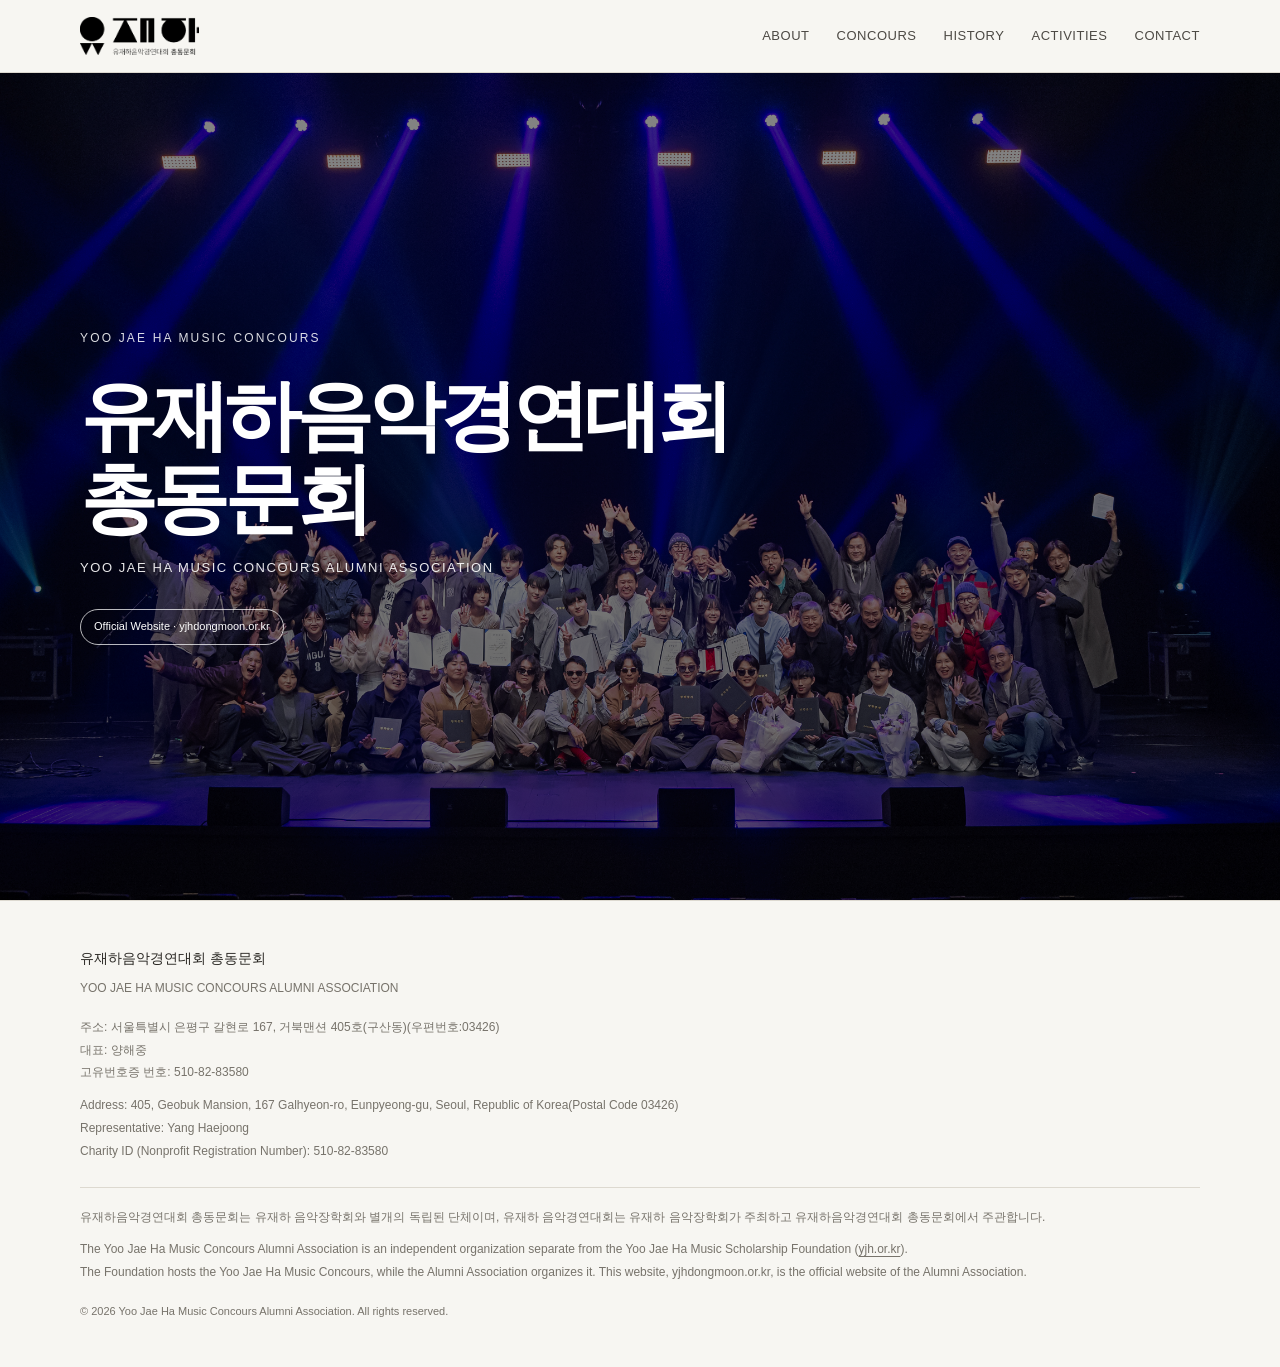
<file: index.html>
<!doctype html><html lang="ko"><head><meta charset="utf-8"><meta name="viewport" content="width=device-width,initial-scale=1"><title>유재하음악경연대회 총동문회 | 유재하음악경연대회 총동문회</title><meta name="description" content="유재하음악경연대회 총동문회 공식 웹사이트"><link rel="stylesheet" href="style.css"></head><body><header class="site-header"><div class="container nav">
<a class="logo" href="index.html"><img src="images/logo.png" alt="유재하음악경연대회 총동문회"></a>
<nav class="nav-links"><a href="about.html">ABOUT</a><a href="concours.html">CONCOURS</a><a href="history.html">HISTORY</a><a href="activities.html">ACTIVITIES</a><a href="contact.html">CONTACT</a></nav>
</div></header><main>
<section class="hero"><div class="container hero-inner"><div class="hero-kicker">YOO JAE HA MUSIC CONCOURS</div><h1>유재하음악경연대회<br>총동문회</h1><div class="english">YOO JAE HA MUSIC CONCOURS ALUMNI ASSOCIATION</div><span class="official">Official Website · yjhdongmoon.or.kr</span></div></section>
</main><footer class="footer">
  <div class="container">
    <div class="footer-name">유재하음악경연대회 총동문회</div>
    <div>YOO JAE HA MUSIC CONCOURS ALUMNI ASSOCIATION</div>

    <div class="footer-details">
      <div>주소: 서울특별시 은평구 갈현로 167, 거북맨션 405호(구산동)(우편번호:03426)</div>
      <div>대표: 양해중</div>
      <div>고유번호증 번호: 510-82-83580</div>
    </div>

    <div class="footer-details footer-details-en">
      <div>Address: 405, Geobuk Mansion, 167 Galhyeon-ro, Eunpyeong-gu, Seoul, Republic of Korea(Postal Code 03426)</div>
      <div>Representative: Yang Haejoong</div>
      <div>Charity ID (Nonprofit Registration Number): 510-82-83580</div>
    </div>

    <div class="footer-relationship">
      <p>
        유재하음악경연대회 총동문회는 유재하 음악장학회와 별개의 독립된 단체이며,
        유재하 음악경연대회는 유재하 음악장학회가 주최하고 유재하음악경연대회 총동문회에서 주관합니다.
      </p>
      <p>
        The Yoo Jae Ha Music Concours Alumni Association is an independent organization separate from the Yoo Jae Ha Music Scholarship Foundation
        (<a href="https://yjh.or.kr/">yjh.or.kr</a>).
        <br>
        The Foundation hosts the Yoo Jae Ha Music Concours, while the Alumni Association organizes it. This website, yjhdongmoon.or.kr, is the official website of the Alumni Association.
      </p>
    </div>

    <div class="footer-copyright">
      © 2026 Yoo Jae Ha Music Concours Alumni Association. All rights reserved.
    </div>
  </div>
</footer>
</file>
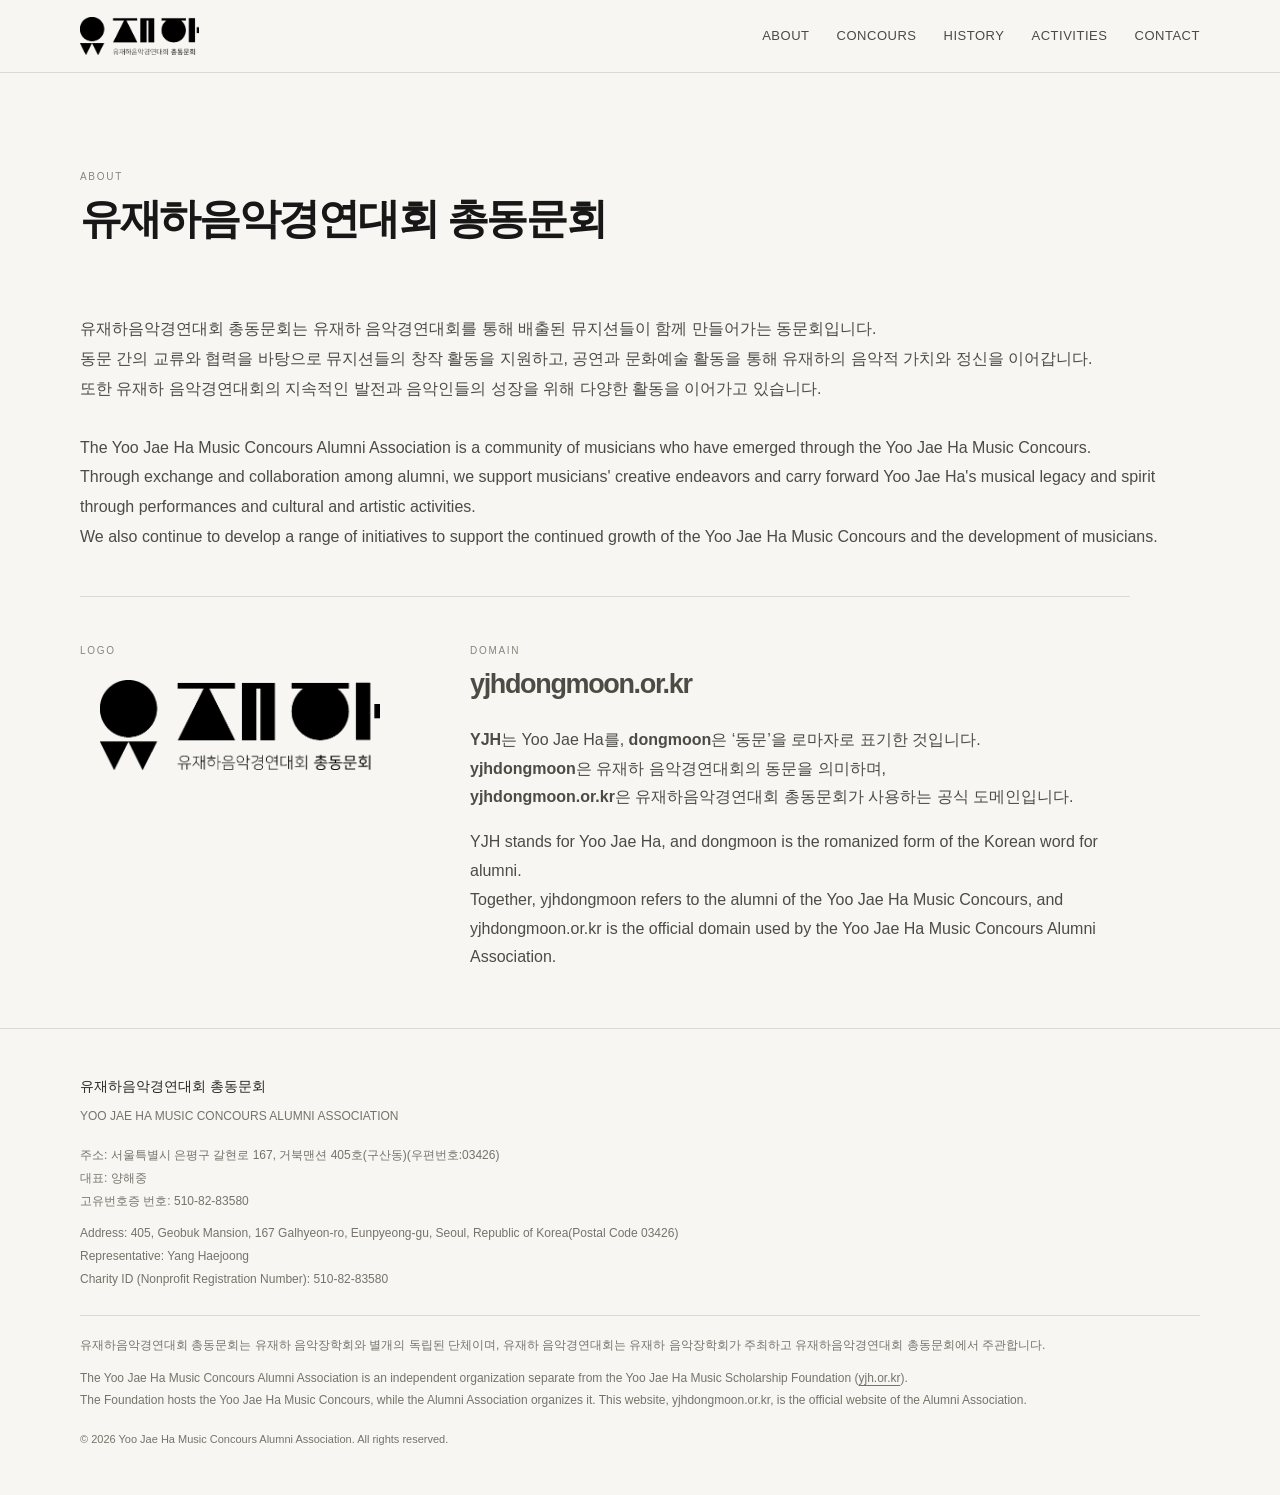
<file: about.html>
<!doctype html><html lang="ko"><head><meta charset="utf-8"><meta name="viewport" content="width=device-width,initial-scale=1"><title>About | 유재하음악경연대회 총동문회</title><meta name="description" content="유재하음악경연대회 총동문회 공식 웹사이트"><link rel="stylesheet" href="style.css"></head><body><header class="site-header"><div class="container nav">
<a class="logo" href="index.html"><img src="images/logo.png" alt="유재하음악경연대회 총동문회"></a>
<nav class="nav-links"><a href="about.html">ABOUT</a><a href="concours.html">CONCOURS</a><a href="history.html">HISTORY</a><a href="activities.html">ACTIVITIES</a><a href="contact.html">CONTACT</a></nav>
</div></header><main>
<section class="page-hero"><div class="container"><div class="eyebrow">ABOUT</div><h1 class="page-title">유재하음악경연대회 총동문회</h1></div></section>
<section><div class="container"><div class="text">
<p>유재하음악경연대회 총동문회는 유재하 음악경연대회를 통해 배출된 뮤지션들이 함께 만들어가는 동문회입니다.</p>
<p>동문 간의 교류와 협력을 바탕으로 뮤지션들의 창작 활동을 지원하고, 공연과 문화예술 활동을 통해 유재하의 음악적 가치와 정신을 이어갑니다.</p>
<p>또한 유재하 음악경연대회의 지속적인 발전과 음악인들의 성장을 위해 다양한 활동을 이어가고 있습니다.</p>
 <p class="english-text">
  <br>The Yoo Jae Ha Music Concours Alumni Association is a community of musicians who have emerged through the Yoo Jae Ha Music Concours.<br>
  Through exchange and collaboration among alumni, we support musicians' creative endeavors and carry forward Yoo Jae Ha's musical legacy and spirit through performances and cultural and artistic activities.<br>
  We also continue to develop a range of initiatives to support the continued growth of the Yoo Jae Ha Music Concours and the development of musicians.
</p>
</div>
  
<div class="identity">
  <div class="identity-logo">
    <div class="section-label">LOGO</div>
    <img src="images/logo.png" alt="유재하 음악경연대회 총동문회 로고">
  </div>
<div class="identity-copy">
  <div class="section-label">DOMAIN
  </div><h2>yjhdongmoon.or.kr</h2>
  
 <p><strong>YJH</strong>는 Yoo Jae Ha를, <strong>dongmoon</strong>은 ‘동문’을 로마자로 표기한 것입니다.
  <br>
  <strong>yjhdongmoon</strong>은 유재하 음악경연대회의 동문을 의미하며,<br><strong>yjhdongmoon.or.kr</strong>은 유재하음악경연대회 총동문회가 사용하는 공식 도메인입니다.</p>
 <p class="english-text">
  YJH stands for Yoo Jae Ha, and dongmoon is the romanized form of the
  Korean word for alumni.<br>
  Together, yjhdongmoon refers to the alumni of the Yoo Jae Ha Music Concours,
  and yjhdongmoon.or.kr is the official domain used by the Yoo Jae Ha Music
  Concours Alumni Association.
  </p>
</div></div></section>
  
</main><footer class="footer">
  <div class="container">
    <div class="footer-name">유재하음악경연대회 총동문회</div>
    <div>YOO JAE HA MUSIC CONCOURS ALUMNI ASSOCIATION</div>

    <div class="footer-details">
      <div>주소: 서울특별시 은평구 갈현로 167, 거북맨션 405호(구산동)(우편번호:03426)</div>
      <div>대표: 양해중</div>
      <div>고유번호증 번호: 510-82-83580</div>
    </div>

    <div class="footer-details footer-details-en">
      <div>Address: 405, Geobuk Mansion, 167 Galhyeon-ro, Eunpyeong-gu, Seoul, Republic of Korea(Postal Code 03426)</div>
      <div>Representative: Yang Haejoong</div>
      <div>Charity ID (Nonprofit Registration Number): 510-82-83580</div>
    </div>

    <div class="footer-relationship">
      <p>
        유재하음악경연대회 총동문회는 유재하 음악장학회와 별개의 독립된 단체이며,
        유재하 음악경연대회는 유재하 음악장학회가 주최하고 유재하음악경연대회 총동문회에서 주관합니다.
      </p>
      <p>
        The Yoo Jae Ha Music Concours Alumni Association is an independent organization separate from the Yoo Jae Ha Music Scholarship Foundation
        (<a href="https://yjh.or.kr/">yjh.or.kr</a>).
        <br>
        The Foundation hosts the Yoo Jae Ha Music Concours, while the Alumni Association organizes it. This website, yjhdongmoon.or.kr, is the official website of the Alumni Association.
      </p>
    </div>

    <div class="footer-copyright">
      © 2026 Yoo Jae Ha Music Concours Alumni Association. All rights reserved.
    </div>
  </div>
</footer>
</file>
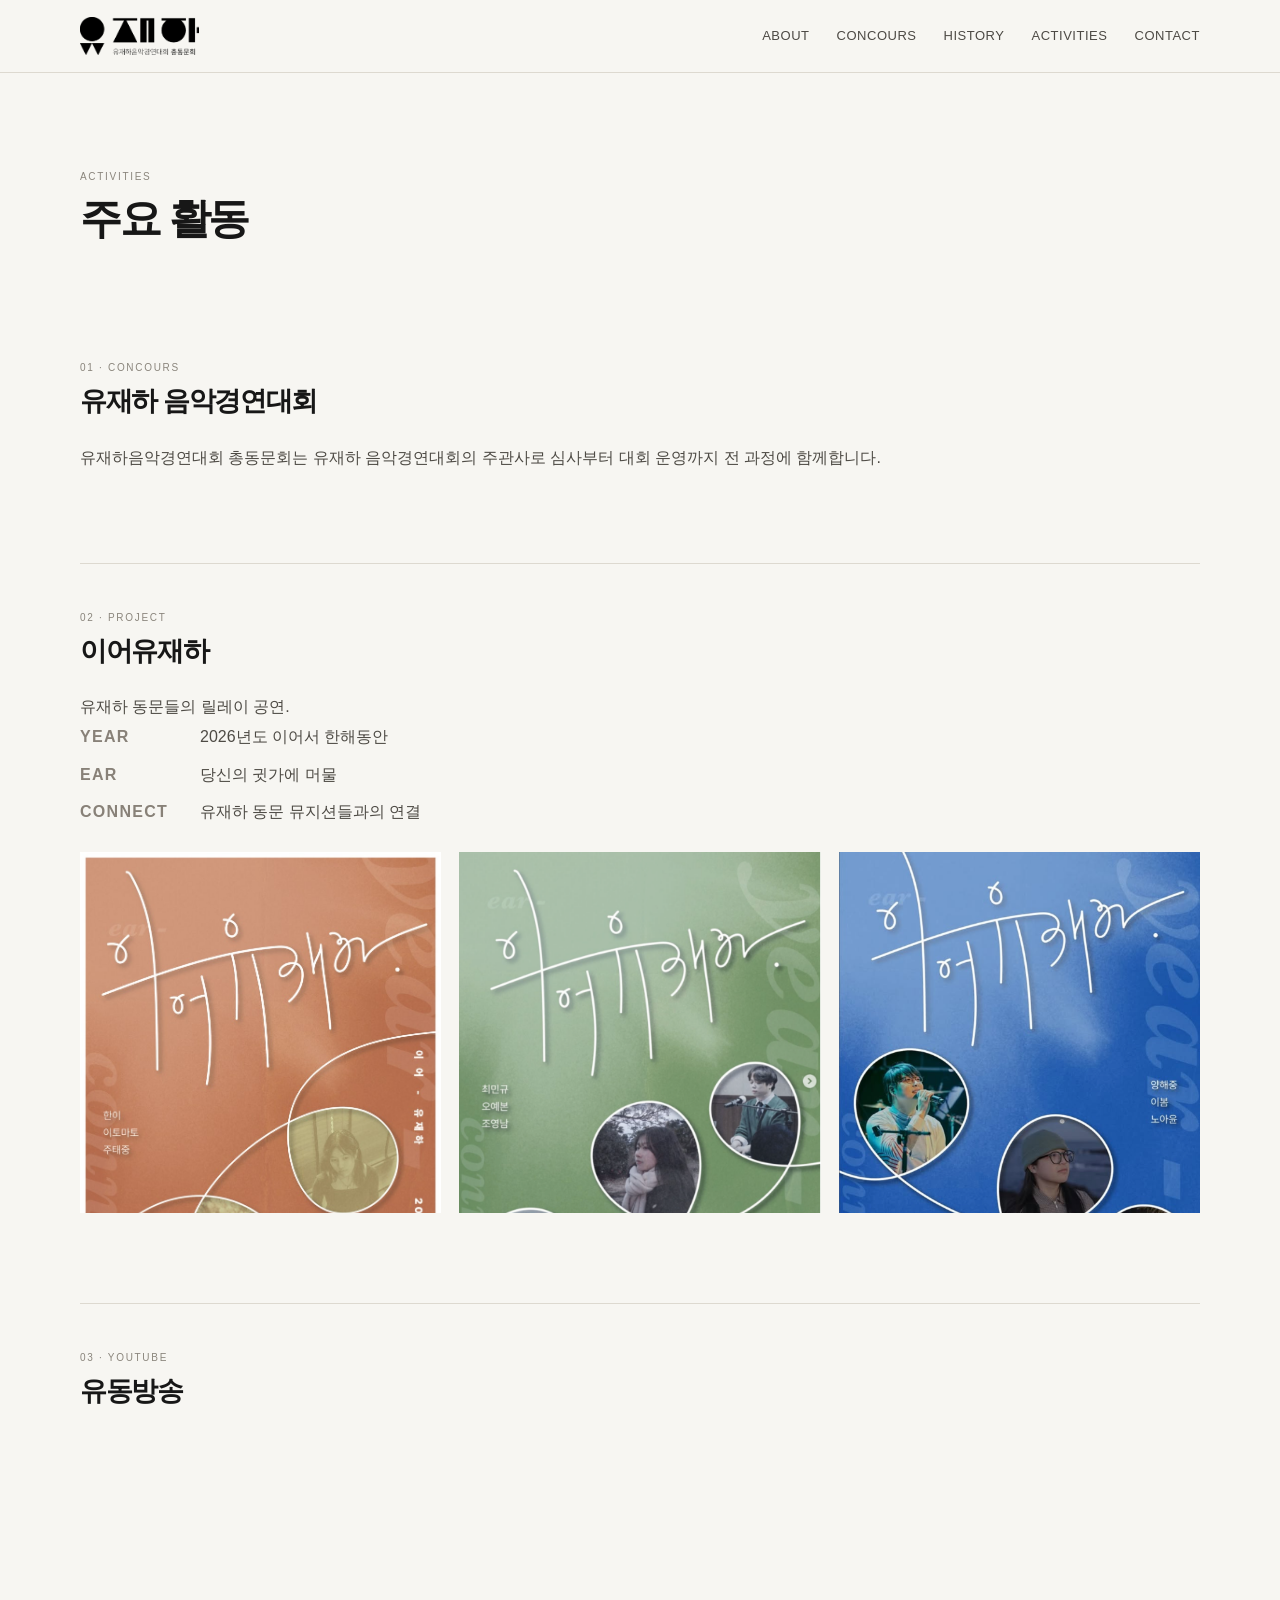
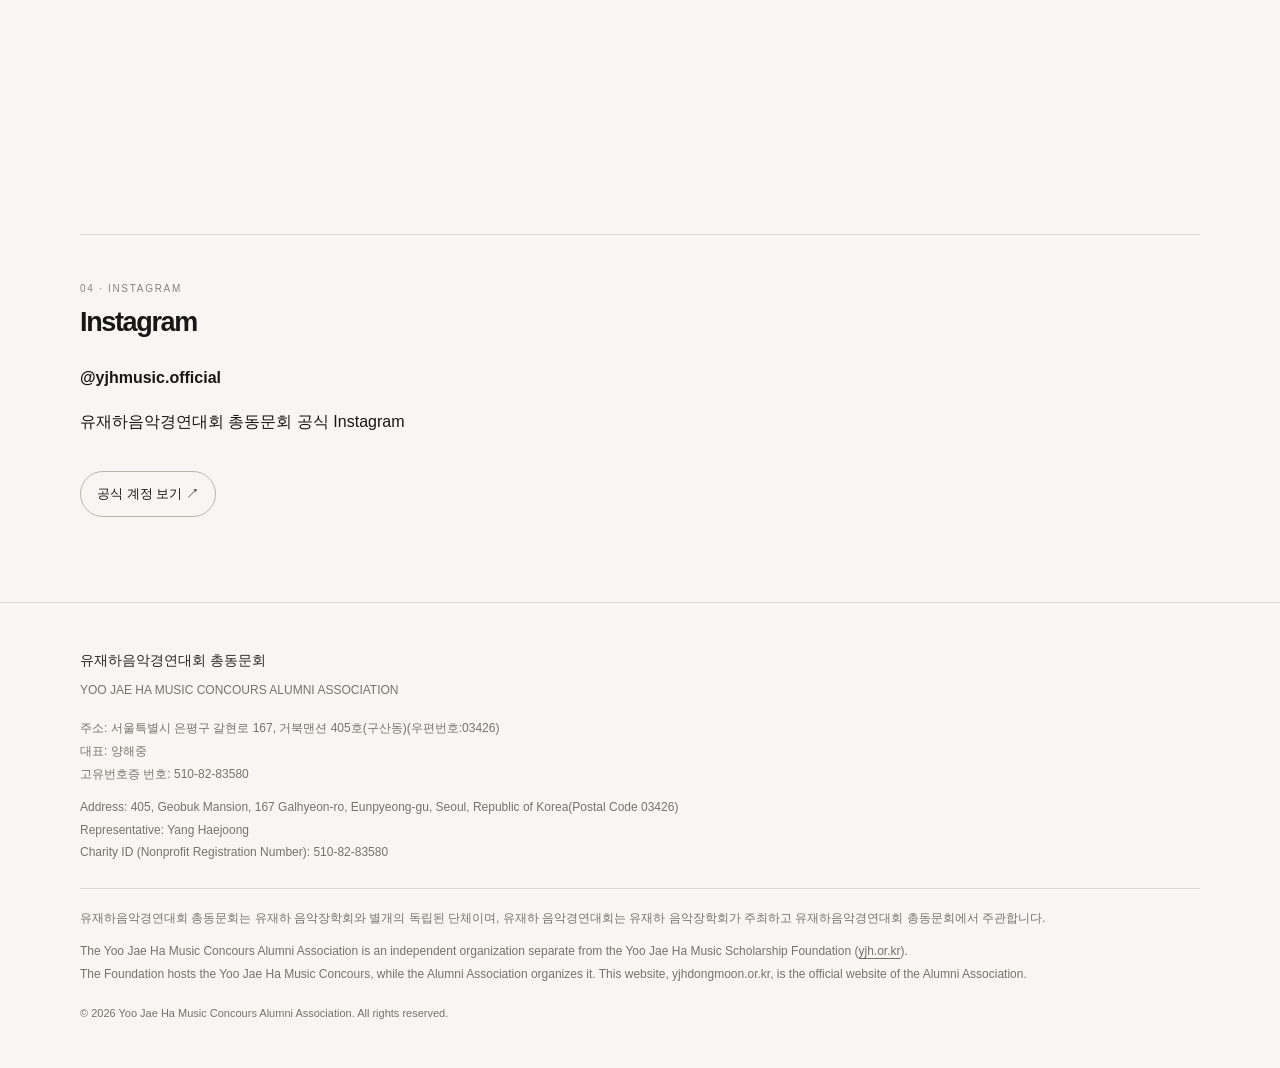
<file: activities.html>
<!doctype html><html lang="ko"><head><meta charset="utf-8"><meta name="viewport" content="width=device-width,initial-scale=1"><title>Activities | 유재하음악경연대회 총동문회</title><meta name="description" content="유재하음악경연대회 총동문회의 주요 활동"><link rel="stylesheet" href="style.css"></head><body><header class="site-header"><div class="container nav">
<a class="logo" href="index.html"><img src="images/logo.png" alt="유재하음악경연대회 총동문회"></a>
<nav class="nav-links"><a href="about.html">ABOUT</a><a href="concours.html">CONCOURS</a><a href="history.html">HISTORY</a><a href="activities.html">ACTIVITIES</a><a href="contact.html">CONTACT</a></nav>
</div></header><main>
<section class="page-hero"><div class="container"><div class="eyebrow">ACTIVITIES</div><h1 class="page-title">주요 활동</h1></div></section>
<section><div class="container">
<div class="activity"><div class="section-label">01 · CONCOURS</div><h2>유재하 음악경연대회</h2><div class="text"><p>유재하음악경연대회 총동문회는 유재하 음악경연대회의 주관사로 심사부터 대회 운영까지 전 과정에 함께합니다.</p></div></div>
<div class="activity"><div class="section-label">02 · PROJECT</div><h2>이어유재하</h2><div class="text"><p>유재하 동문들의 릴레이 공연.</p>
 <div class="project-lines">
  <p><strong>YEAR</strong><span>2026년도 이어서 한해동안</span></p>
  <p><strong>EAR</strong><span>당신의 귓가에 머물</span></p>
  <p><strong>CONNECT</strong><span>유재하 동문 뮤지션들과의 연결</span></p>
</div>
<div class="poster-grid"><img src="images/eoyujha-01.jpg" alt="이어유재하 포스터 1"><img src="images/eoyujha-02.jpg" alt="이어유재하 포스터 2"><img src="images/eoyujha-03.png" alt="이어유재하 포스터 3"></div></div>
</div>
 <div class="activity"><div class="section-label">03 · YOUTUBE</div><h2>유동방송</h2><div class="youtube"><iframe src="https://www.youtube.com/embed/AzBrnneHpZg" title="유동방송 1" allowfullscreen></iframe><iframe src="https://www.youtube.com/embed/-VXDrbVJGjo" title="유동방송 2" allowfullscreen></iframe></div></div>
<div class="activity"><div class="section-label">04 · INSTAGRAM</div><h2>Instagram</h2><div class="instagram-text"><p><strong>@yjhmusic.official</strong></p><p>유재하음악경연대회 총동문회 공식 Instagram</p><a class="button" href="https://www.instagram.com/yjhmusic.official/" target="_blank" rel="noopener noreferrer">공식 계정 보기 ↗</a></div></div>
</div></section>
</main><footer class="footer">
  <div class="container">
    <div class="footer-name">유재하음악경연대회 총동문회</div>
    <div>YOO JAE HA MUSIC CONCOURS ALUMNI ASSOCIATION</div>

    <div class="footer-details">
      <div>주소: 서울특별시 은평구 갈현로 167, 거북맨션 405호(구산동)(우편번호:03426)</div>
      <div>대표: 양해중</div>
      <div>고유번호증 번호: 510-82-83580</div>
    </div>

    <div class="footer-details footer-details-en">
      <div>Address: 405, Geobuk Mansion, 167 Galhyeon-ro, Eunpyeong-gu, Seoul, Republic of Korea(Postal Code 03426)</div>
      <div>Representative: Yang Haejoong</div>
      <div>Charity ID (Nonprofit Registration Number): 510-82-83580</div>
    </div>

    <div class="footer-relationship">
      <p>
        유재하음악경연대회 총동문회는 유재하 음악장학회와 별개의 독립된 단체이며,
        유재하 음악경연대회는 유재하 음악장학회가 주최하고 유재하음악경연대회 총동문회에서 주관합니다.
      </p>
      <p>
        The Yoo Jae Ha Music Concours Alumni Association is an independent organization separate from the Yoo Jae Ha Music Scholarship Foundation
        (<a href="https://yjh.or.kr/">yjh.or.kr</a>).
        <br>
        The Foundation hosts the Yoo Jae Ha Music Concours, while the Alumni Association organizes it. This website, yjhdongmoon.or.kr, is the official website of the Alumni Association.
      </p>
    </div>

    <div class="footer-copyright">
      © 2026 Yoo Jae Ha Music Concours Alumni Association. All rights reserved.
    </div>
  </div>
</footer>
</file>
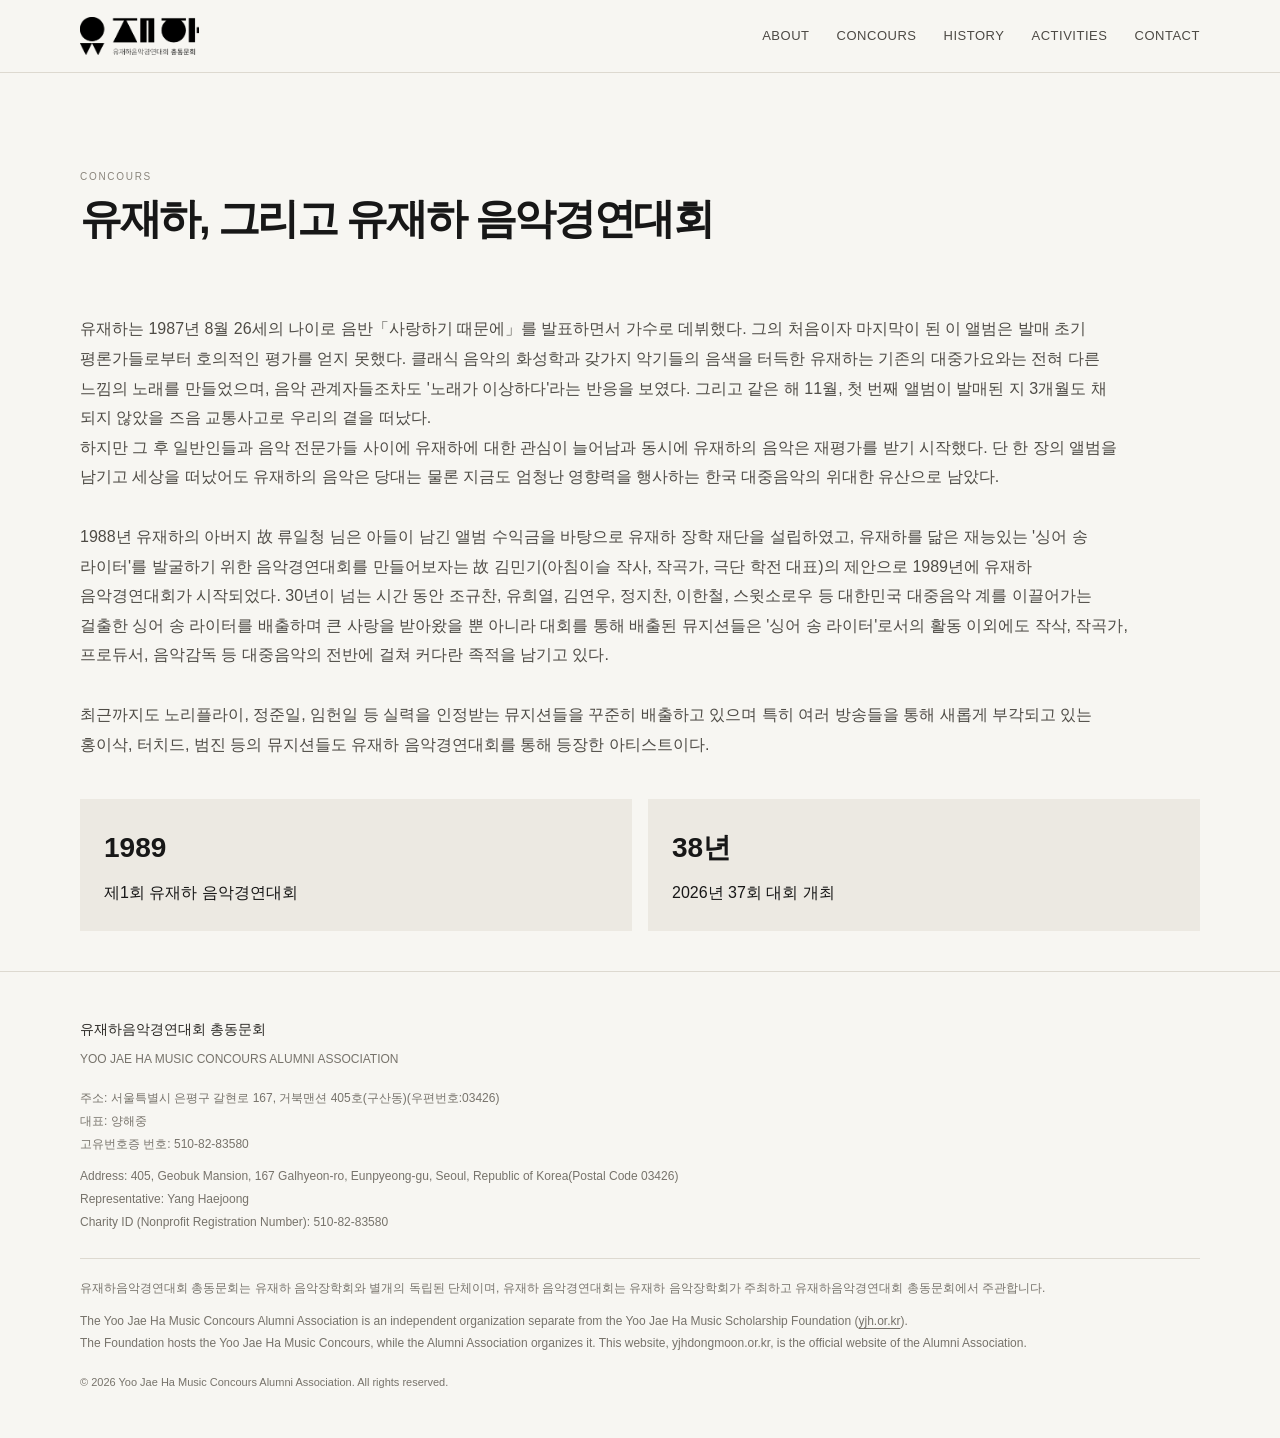
<file: concours.html>
<!doctype html><html lang="ko"><head><meta charset="utf-8"><meta name="viewport" content="width=device-width,initial-scale=1"><title>Concours | 유재하음악경연대회 총동문회</title><meta name="description" content="유재하, 그리고 유재하 음악경연대회"><link rel="stylesheet" href="style.css"></head><body><header class="site-header"><div class="container nav">
<a class="logo" href="index.html"><img src="images/logo.png" alt="유재하음악경연대회 총동문회"></a>
<nav class="nav-links"><a href="about.html">ABOUT</a><a href="concours.html">CONCOURS</a><a href="history.html">HISTORY</a><a href="activities.html">ACTIVITIES</a><a href="contact.html">CONTACT</a></nav>
</div></header><main>
<section class="page-hero"><div class="container"><div class="eyebrow">CONCOURS</div><h1 class="page-title">유재하, 그리고 유재하 음악경연대회</h1></div></section>
<section><div class="container"><div class="text concours-content">
<p class="space-after">유재하는 1987년 8월 26세의 나이로 음반「사랑하기 때문에」를 발표하면서 가수로 데뷔했다. 그의 처음이자 마지막이 된 이 앨범은 발매 초기 평론가들로부터 호의적인 평가를 얻지 못했다. 클래식 음악의 화성학과 갖가지 악기들의 음색을 터득한 유재하는 기존의 대중가요와는 전혀 다른 느낌의 노래를 만들었으며, 음악 관계자들조차도 '노래가 이상하다'라는 반응을 보였다. 그리고 같은 해 11월, 첫 번째 앨범이 발매된 지 3개월도 채 되지 않았을 즈음 교통사고로 우리의 곁을 떠났다.<br> 하지만 그 후 일반인들과 음악 전문가들 사이에 유재하에 대한 관심이 늘어남과 동시에 유재하의 음악은 재평가를 받기 시작했다. 단 한 장의 앨범을 남기고 세상을 떠났어도 유재하의 음악은 당대는 물론 지금도 엄청난 영향력을 행사하는 한국 대중음악의 위대한 유산으로 남았다.</p>
<p class="space-after">1988년 유재하의 아버지 故 류일청 님은 아들이 남긴 앨범 수익금을 바탕으로 유재하 장학 재단을 설립하였고, 유재하를 닮은 재능있는 '싱어 송 라이터'를 발굴하기 위한 음악경연대회를 만들어보자는 故 김민기(아침이슬 작사, 작곡가, 극단 학전 대표)의 제안으로 1989년에 유재하 음악경연대회가 시작되었다. 30년이 넘는 시간 동안 조규찬, 유희열, 김연우, 정지찬, 이한철, 스윗소로우 등 대한민국 대중음악 계를 이끌어가는 걸출한 싱어 송 라이터를 배출하며 큰 사랑을 받아왔을 뿐 아니라 대회를 통해 배출된 뮤지션들은 '싱어 송 라이터'로서의 활동 이외에도 작삭, 작곡가, 프로듀서, 음악감독 등 대중음악의 전반에 걸쳐 커다란 족적을 남기고 있다.</p>
<p>최근까지도 노리플라이, 정준일, 임헌일 등 실력을 인정받는 뮤지션들을 꾸준히 배출하고 있으며 특히 여러 방송들을 통해 새롭게 부각되고 있는 홍이삭, 터치드, 범진 등의 뮤지션들도 유재하 음악경연대회를 통해 등장한 아티스트이다.</p>
</div>
<div class="fact-grid two">
<div class="fact"><strong>1989</strong><span>제1회 유재하 음악경연대회</span></div>
<div class="fact"><strong>38년</strong><span>2026년 37회 대회 개최</span></div>
</div>
</div></section>
</main><footer class="footer">
  <div class="container">
    <div class="footer-name">유재하음악경연대회 총동문회</div>
    <div>YOO JAE HA MUSIC CONCOURS ALUMNI ASSOCIATION</div>

    <div class="footer-details">
      <div>주소: 서울특별시 은평구 갈현로 167, 거북맨션 405호(구산동)(우편번호:03426)</div>
      <div>대표: 양해중</div>
      <div>고유번호증 번호: 510-82-83580</div>
    </div>

    <div class="footer-details footer-details-en">
      <div>Address: 405, Geobuk Mansion, 167 Galhyeon-ro, Eunpyeong-gu, Seoul, Republic of Korea(Postal Code 03426)</div>
      <div>Representative: Yang Haejoong</div>
      <div>Charity ID (Nonprofit Registration Number): 510-82-83580</div>
    </div>

    <div class="footer-relationship">
      <p>
        유재하음악경연대회 총동문회는 유재하 음악장학회와 별개의 독립된 단체이며,
        유재하 음악경연대회는 유재하 음악장학회가 주최하고 유재하음악경연대회 총동문회에서 주관합니다.
      </p>
      <p>
        The Yoo Jae Ha Music Concours Alumni Association is an independent organization separate from the Yoo Jae Ha Music Scholarship Foundation
        (<a href="https://yjh.or.kr/">yjh.or.kr</a>).
        <br>
        The Foundation hosts the Yoo Jae Ha Music Concours, while the Alumni Association organizes it. This website, yjhdongmoon.or.kr, is the official website of the Alumni Association.
      </p>
    </div>

    <div class="footer-copyright">
      © 2026 Yoo Jae Ha Music Concours Alumni Association. All rights reserved.
    </div>
  </div>
</footer>
</file>
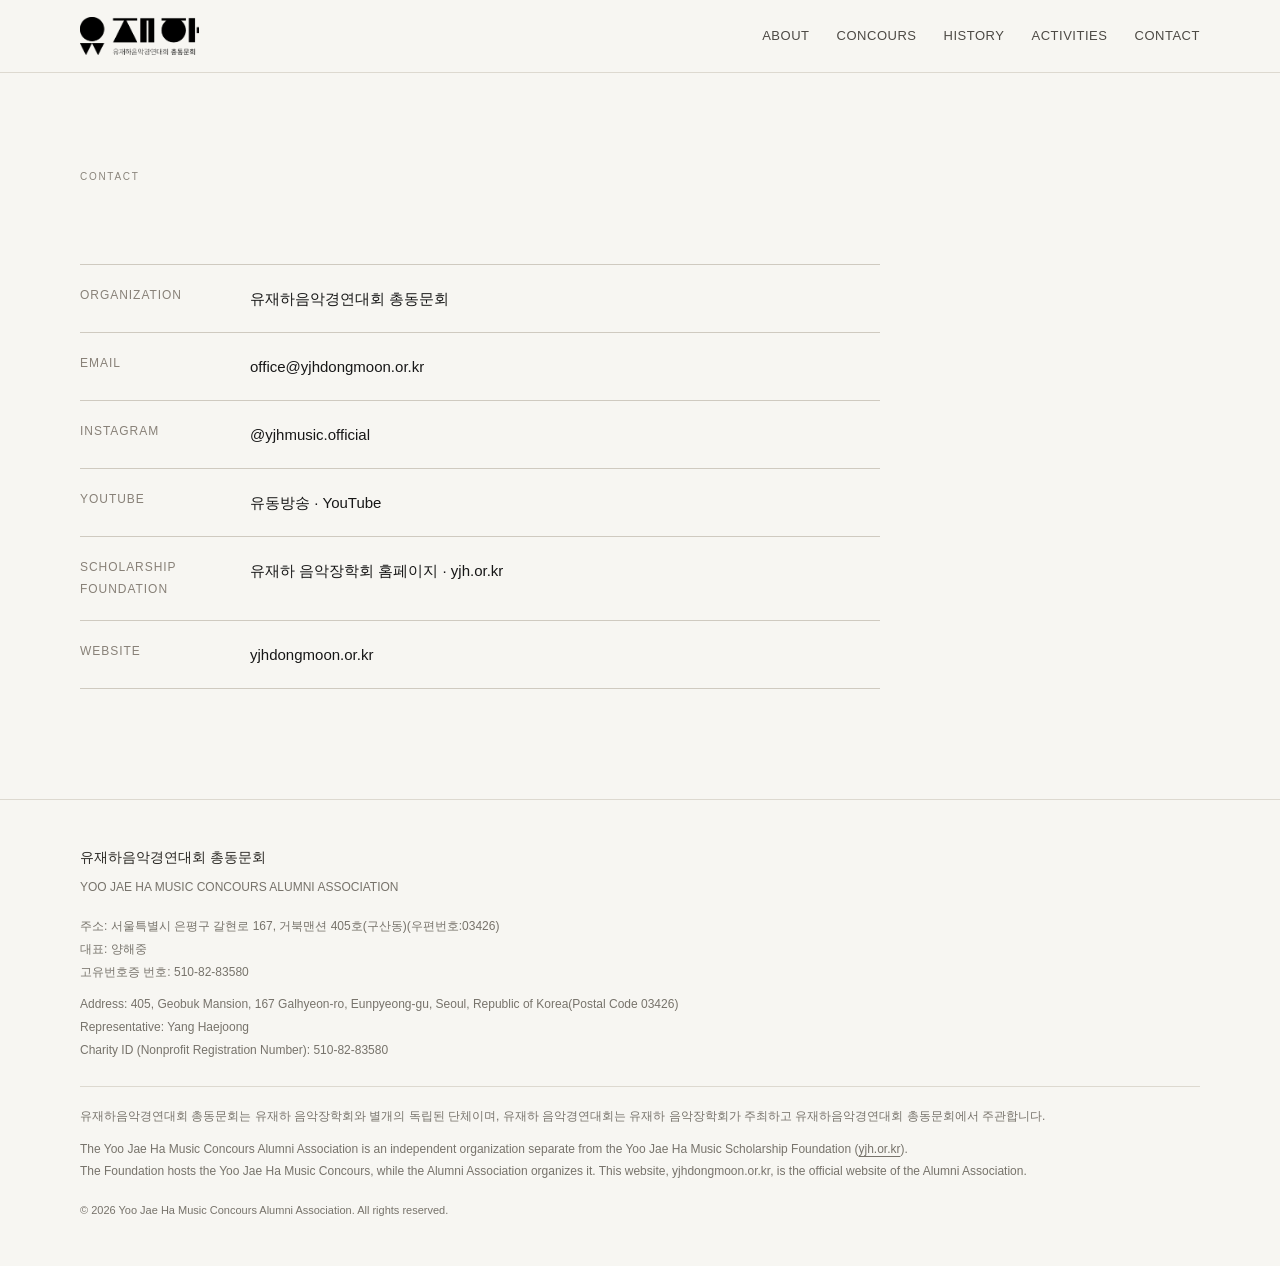
<file: contact.html>
<!doctype html><html lang="ko"><head><meta charset="utf-8"><meta name="viewport" content="width=device-width,initial-scale=1"><title>Contact | 유재하음악경연대회 총동문회</title><meta name="description" content="유재하음악경연대회 총동문회와 연결하기"><link rel="stylesheet" href="style.css"></head><body><header class="site-header"><div class="container nav">
<a class="logo" href="index.html"><img src="images/logo.png" alt="유재하음악경연대회 총동문회"></a>
<nav class="nav-links"><a href="about.html">ABOUT</a><a href="concours.html">CONCOURS</a><a href="history.html">HISTORY</a><a href="activities.html">ACTIVITIES</a><a href="contact.html">CONTACT</a></nav>
</div></header><main>
<section class="page-hero"><div class="container"><div class="eyebrow">CONTACT</div></div></section>
<section><div class="container"><div class="contact-list">
<div class="contact-item"><div class="contact-label">ORGANIZATION</div><div class="contact-value">유재하음악경연대회 총동문회</div></div>
<div class="contact-item"><div class="contact-label">EMAIL</div><div class="contact-value"><a href="mailto:office@yjhdongmoon.or.kr">office@yjhdongmoon.or.kr</a></div></div>
<div class="contact-item"><div class="contact-label">INSTAGRAM</div><div class="contact-value"><a href="https://www.instagram.com/yjhmusic.official/" target="_blank" rel="noopener noreferrer">@yjhmusic.official</a></div></div>
<div class="contact-item"><div class="contact-label">YOUTUBE</div><div class="contact-value"><a href="https://www.youtube.com/" target="_blank" rel="noopener noreferrer">유동방송 · YouTube</a></div></div>
<div class="contact-item"><div class="contact-label">SCHOLARSHIP FOUNDATION</div><div class="contact-value"><a href="https://www.yjh.or.kr/" target="_blank" rel="noopener noreferrer">유재하 음악장학회 홈페이지 · yjh.or.kr</a></div></div>
<div class="contact-item"><div class="contact-label">WEBSITE</div><div class="contact-value">yjhdongmoon.or.kr</div></div>
</div></div></section>
</main><footer class="footer">
  <div class="container">
    <div class="footer-name">유재하음악경연대회 총동문회</div>
    <div>YOO JAE HA MUSIC CONCOURS ALUMNI ASSOCIATION</div>

    <div class="footer-details">
      <div>주소: 서울특별시 은평구 갈현로 167, 거북맨션 405호(구산동)(우편번호:03426)</div>
      <div>대표: 양해중</div>
      <div>고유번호증 번호: 510-82-83580</div>
    </div>

    <div class="footer-details footer-details-en">
      <div>Address: 405, Geobuk Mansion, 167 Galhyeon-ro, Eunpyeong-gu, Seoul, Republic of Korea(Postal Code 03426)</div>
      <div>Representative: Yang Haejoong</div>
      <div>Charity ID (Nonprofit Registration Number): 510-82-83580</div>
    </div>

    <div class="footer-relationship">
      <p>
        유재하음악경연대회 총동문회는 유재하 음악장학회와 별개의 독립된 단체이며,
        유재하 음악경연대회는 유재하 음악장학회가 주최하고 유재하음악경연대회 총동문회에서 주관합니다.
      </p>
      <p>
        The Yoo Jae Ha Music Concours Alumni Association is an independent organization separate from the Yoo Jae Ha Music Scholarship Foundation
        (<a href="https://yjh.or.kr/">yjh.or.kr</a>).
        <br>
        The Foundation hosts the Yoo Jae Ha Music Concours, while the Alumni Association organizes it. This website, yjhdongmoon.or.kr, is the official website of the Alumni Association.
      </p>
    </div>

    <div class="footer-copyright">
      © 2026 Yoo Jae Ha Music Concours Alumni Association. All rights reserved.
    </div>
  </div>
</footer>
</file>
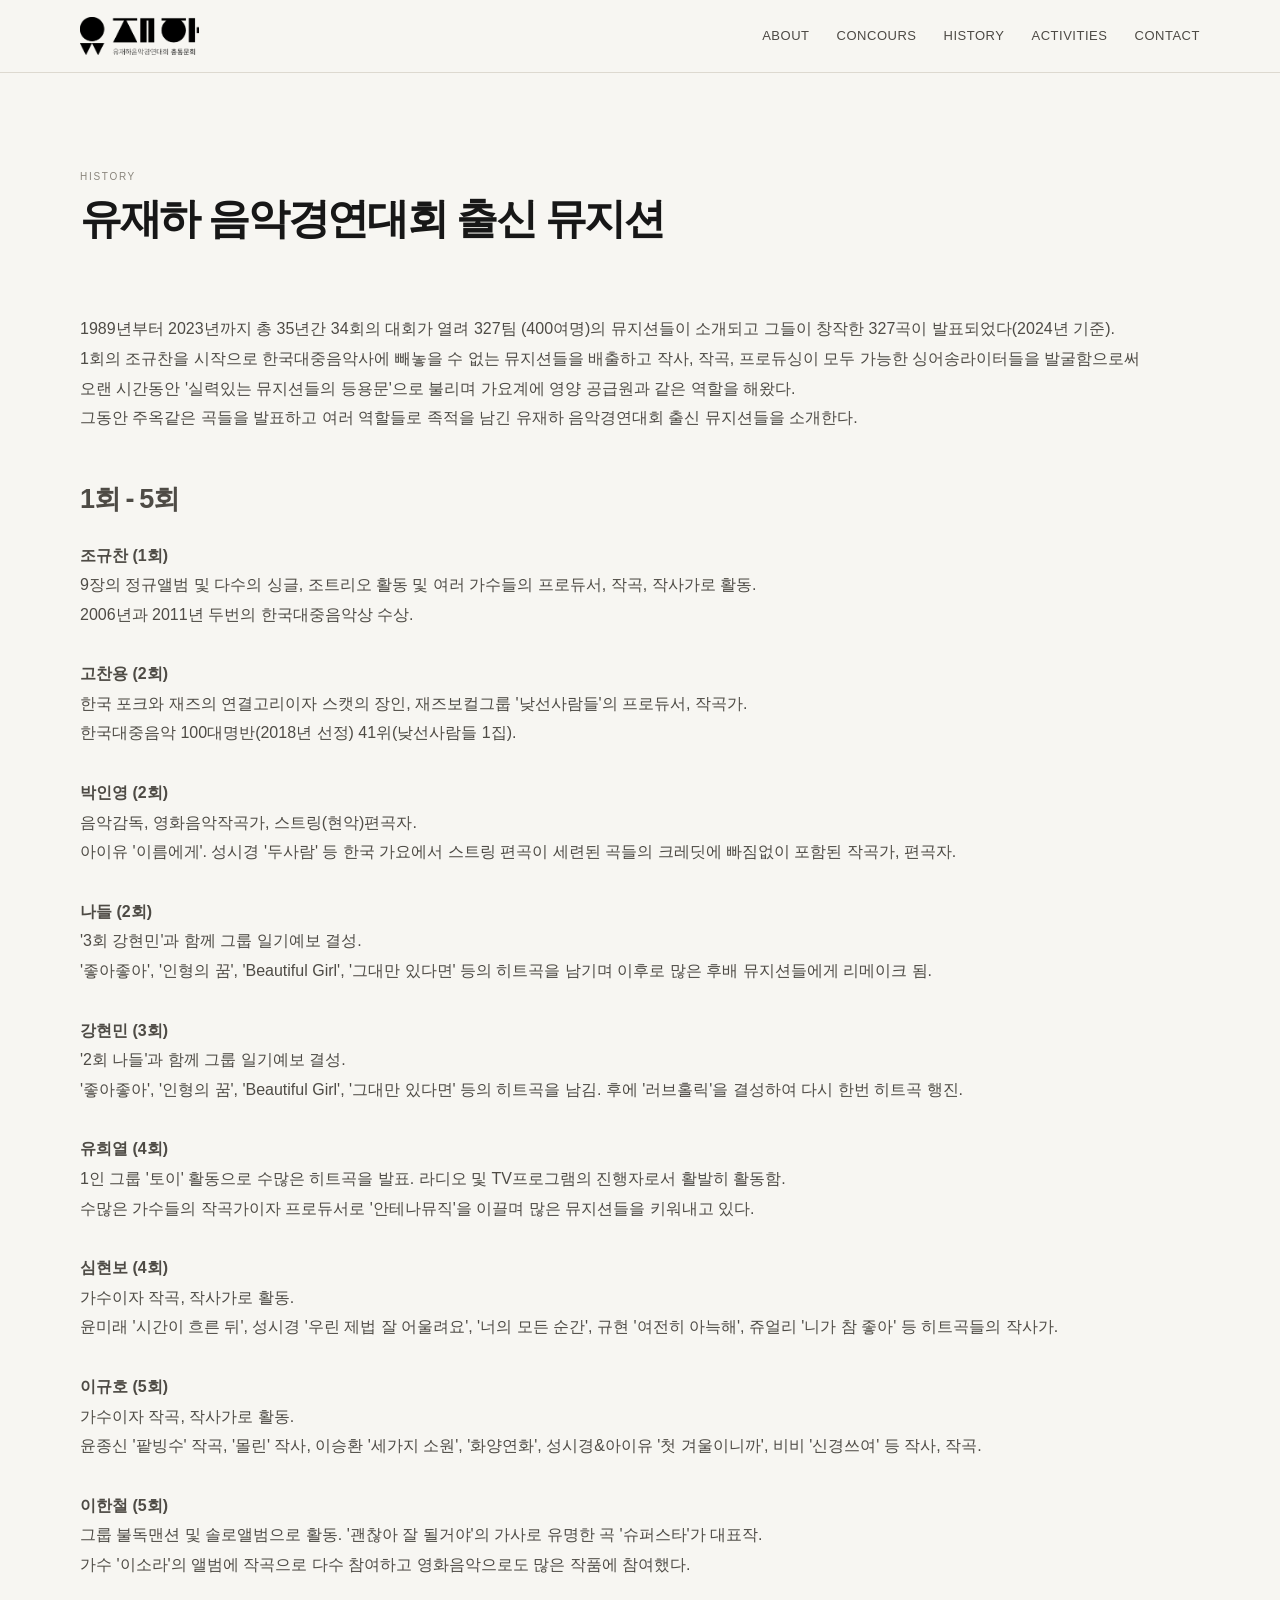
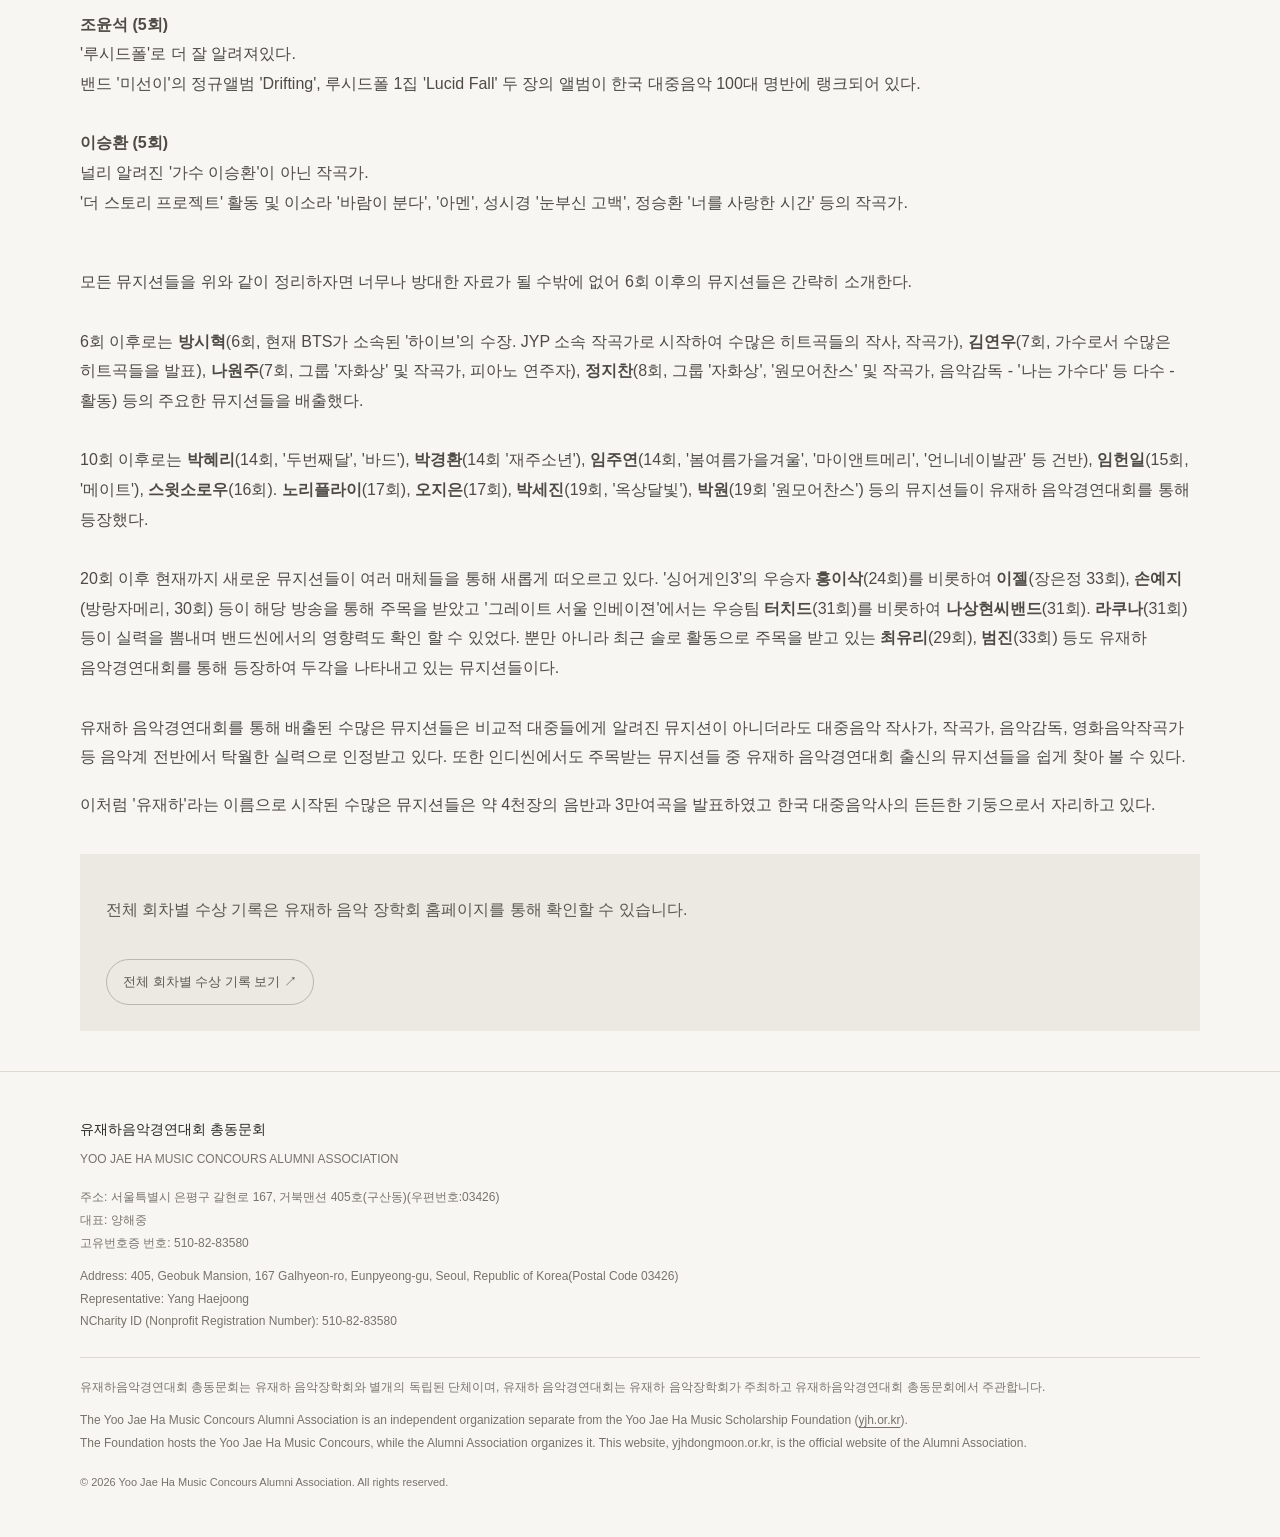
<file: history.html>
<!doctype html><html lang="ko"><head><meta charset="utf-8"><meta name="viewport" content="width=device-width,initial-scale=1"><title>History | 유재하음악경연대회 총동문회</title><meta name="description" content="유재하 음악경연대회 출신 뮤지션"><link rel="stylesheet" href="style.css"></head><body><header class="site-header"><div class="container nav">
<a class="logo" href="index.html"><img src="images/logo.png" alt="유재하음악경연대회 총동문회"></a>
<nav class="nav-links"><a href="about.html">ABOUT</a><a href="concours.html">CONCOURS</a><a href="history.html">HISTORY</a><a href="activities.html">ACTIVITIES</a><a href="contact.html">CONTACT</a></nav>
</div></header><main>
<section class="page-hero"><div class="container"><div class="eyebrow">HISTORY</div><h1 class="page-title">유재하 음악경연대회 출신 뮤지션</h1></div></section>
<section><div class="container"><div class="text">
<p>1989년부터 2023년까지 총 35년간 34회의 대회가 열려 327팀 (400여명)의 뮤지션들이 소개되고 그들이 창작한 327곡이 발표되었다(2024년 기준).</p>
<p>1회의 조규찬을 시작으로 한국대중음악사에 빼놓을 수 없는 뮤지션들을 배출하고 작사, 작곡, 프로듀싱이 모두 가능한 싱어송라이터들을 발굴함으로써<br> 
  오랜 시간동안 '실력있는 뮤지션들의 등용문'으로 불리며 가요계에 영양 공급원과 같은 역할을 해왔다.</p>
<p>그동안 주옥같은 곡들을 발표하고 여러 역할들로 족적을 남긴 유재하 음악경연대회 출신 뮤지션들을 소개한다.</p>
  </div>
<div class="text history-content">
<h2>1회 - 5회</h2>
<p class="space-after"><strong>조규찬 (1회)</strong><br>9장의 정규앨범 및 다수의 싱글, 조트리오 활동 및 여러 가수들의 프로듀서, 작곡, 작사가로 활동.<br>2006년과 2011년 두번의 한국대중음악상 수상.</p>
<p class="space-after"><strong>고찬용 (2회)</strong><br>한국 포크와 재즈의 연결고리이자 스캣의 장인, 재즈보컬그룹 '낮선사람들'의 프로듀서, 작곡가.<br>한국대중음악 100대명반(2018년 선정) 41위(낮선사람들 1집).</p>
<p class="space-after"><strong>박인영 (2회)</strong><br>음악감독, 영화음악작곡가, 스트링(현악)편곡자.<br>아이유 '이름에게'. 성시경 '두사람' 등 한국 가요에서 스트링 편곡이 세련된 곡들의 크레딧에 빠짐없이 포함된 작곡가, 편곡자.</p>
<p class="space-after"><strong>나들 (2회)</strong><br>'3회 강현민'과 함께 그룹 일기예보 결성.<br>'좋아좋아', '인형의 꿈', 'Beautiful Girl', '그대만 있다면' 등의 히트곡을 남기며 이후로 많은 후배 뮤지션들에게 리메이크 됨.</p>
<p class="space-after"><strong>강현민 (3회)</strong><br>'2회 나들'과 함께 그룹 일기예보 결성.<br>'좋아좋아', '인형의 꿈', 'Beautiful Girl', '그대만 있다면' 등의 히트곡을 남김. 후에 '러브홀릭'을 결성하여 다시 한번 히트곡 행진.</p>
<p class="space-after"><strong>유희열 (4회)</strong><br>1인 그룹 '토이' 활동으로 수많은 히트곡을 발표. 라디오 및 TV프로그램의 진행자로서 활발히 활동함.<br>수많은 가수들의 작곡가이자 프로듀서로 '안테나뮤직'을 이끌며 많은 뮤지션들을 키워내고 있다.</p>
<p class="space-after"><strong>심현보 (4회)</strong><br>가수이자 작곡, 작사가로 활동.<br>윤미래 '시간이 흐른 뒤', 성시경 '우린 제법 잘 어울려요', '너의 모든 순간', 규현 '여전히 아늑해', 쥬얼리 '니가 참 좋아' 등 히트곡들의 작사가.</p>
<p class="space-after"><strong>이규호 (5회)</strong><br>가수이자 작곡, 작사가로 활동.<br>윤종신 '팥빙수' 작곡, '몰린' 작사, 이승환 '세가지 소원', '화양연화', 성시경&아이유 '첫 겨울이니까', 비비 '신경쓰여' 등 작사, 작곡.</p>
<p class="space-after"><strong>이한철 (5회)</strong><br>그룹 불독맨션 및 솔로앨범으로 활동. '괜찮아 잘 될거야'의 가사로 유명한 곡 '슈퍼스타'가 대표작.<br>가수 '이소라'의 앨범에 작곡으로 다수 참여하고 영화음악으로도 많은 작품에 참여했다.</p>
<p class="space-after"><strong>조윤석 (5회)</strong><br>'루시드폴'로 더 잘 알려져있다.<br>밴드 '미선이'의 정규앨범 'Drifting', 루시드폴 1집 'Lucid Fall' 두 장의 앨범이 한국 대중음악 100대 명반에 랭크되어 있다.</p>
<p class="space-after"><strong>이승환 (5회)</strong><br>널리 알려진 '가수 이승환'이 아닌 작곡가.<br>'더 스토리 프로젝트' 활동 및 이소라 '바람이 분다', '아멘', 성시경 '눈부신 고백', 정승환 '너를 사랑한 시간' 등의 작곡가.</p>
</div>
  
<div class="text history-summary">
 <p class="space-after">모든 뮤지션들을 위와 같이 정리하자면 너무나 방대한 자료가 될 수밖에 없어 6회 이후의 뮤지션들은 간략히 소개한다.</p>
 <p class="space-after">6회 이후로는 <strong>방시혁</strong>(6회, 현재 BTS가 소속된 '하이브'의 수장. JYP 소속 작곡가로 시작하여 수많은 히트곡들의 작사, 작곡가), <strong>김연우</strong>(7회, 가수로서 수많은 히트곡들을 발표), <strong>나원주</strong>(7회, 그룹 '자화상' 및 작곡가, 피아노 연주자), <strong>정지찬</strong>(8회, 그룹 '자화상', '원모어찬스' 및 작곡가, 음악감독 - '나는 가수다' 등 다수 - 활동) 등의 주요한 뮤지션들을 배출했다.</p>
 <p class="space-after">10회 이후로는 <strong>박혜리</strong>(14회, '두번째달', '바드'), <strong>박경환</strong>(14회 '재주소년'), <strong>임주연</strong>(14회, '봄여름가을겨울', '마이앤트메리', '언니네이발관' 등 건반), <strong>임헌일</strong>(15회, '메이트'), <strong>스윗소로우</strong>(16회). <strong>노리플라이</strong>(17회), <strong>오지은</strong>(17회), <strong>박세진</strong>(19회, '옥상달빛'), <strong>박원</strong>(19회 '원모어찬스') 등의 뮤지션들이 유재하 음악경연대회를 통해 등장했다.</p>
 <p class="space-after">20회 이후 현재까지 새로운 뮤지션들이 여러 매체들을 통해 새롭게 떠오르고 있다. '싱어게인3'의 우승자 <strong>홍이삭</strong>(24회)를 비롯하여 <strong>이젤</strong>(장은정 33회), <strong>손예지</strong>(방랑자메리, 30회) 등이 해당 방송을 통해 주목을 받았고 '그레이트 서울 인베이젼'에서는 우승팀 <strong>터치드</strong>(31회)를 비롯하여 <strong>나상현씨밴드</strong>(31회). <strong>라쿠나</strong>(31회) 등이 실력을 뽐내며 밴드씬에서의 영향력도 확인 할 수 있었다. 뿐만 아니라 최근 솔로 활동으로 주목을 받고 있는 <strong>최유리</strong>(29회), <strong>범진</strong>(33회) 등도 유재하 음악경연대회를 통해 등장하여 두각을 나타내고 있는 뮤지션들이다.</p>
 <p>유재하 음악경연대회를 통해 배출된 수많은 뮤지션들은 비교적 대중들에게 알려진 뮤지션이 아니더라도 대중음악 작사가, 작곡가, 음악감독, 영화음악작곡가 등 음악계 전반에서 탁월한 실력으로 인정받고 있다. 또한 인디씬에서도 주목받는 뮤지션들 중 유재하 음악경연대회 출신의 뮤지션들을 쉽게 찾아 볼 수 있다.</p>
 <p>이처럼 '유재하'라는 이름으로 시작된 수많은 뮤지션들은 약 4천장의 음반과 3만여곡을 발표하였고 한국 대중음악사의 든든한 기둥으로서 자리하고 있다.</p>
</div>
<div class="archive-note">
  <p>전체 회차별 수상 기록은 유재하 음악 장학회 홈페이지를 통해 확인할 수 있습니다.</p>
  <a class="button" href="https://yjh.or.kr/History" target="_blank" rel="noopener noreferrer">전체 회차별 수상 기록 보기 ↗</a>
</div>
</div>
</section>
</main><footer class="footer">
  <div class="container">
    <div class="footer-name">유재하음악경연대회 총동문회</div>
    <div>YOO JAE HA MUSIC CONCOURS ALUMNI ASSOCIATION</div>

    <div class="footer-details">
      <div>주소: 서울특별시 은평구 갈현로 167, 거북맨션 405호(구산동)(우편번호:03426)</div>
      <div>대표: 양해중</div>
      <div>고유번호증 번호: 510-82-83580</div>
    </div>

    <div class="footer-details footer-details-en">
      <div>Address: 405, Geobuk Mansion, 167 Galhyeon-ro, Eunpyeong-gu, Seoul, Republic of Korea(Postal Code 03426)</div>
      <div>Representative: Yang Haejoong</div>
      <div>NCharity ID (Nonprofit Registration Number): 510-82-83580</div>
    </div>

    <div class="footer-relationship">
      <p>
        유재하음악경연대회 총동문회는 유재하 음악장학회와 별개의 독립된 단체이며,
        유재하 음악경연대회는 유재하 음악장학회가 주최하고 유재하음악경연대회 총동문회에서 주관합니다.
      </p>
      <p>
        The Yoo Jae Ha Music Concours Alumni Association is an independent organization separate from the Yoo Jae Ha Music Scholarship Foundation
        (<a href="https://yjh.or.kr/">yjh.or.kr</a>).
        <br>
        The Foundation hosts the Yoo Jae Ha Music Concours, while the Alumni Association organizes it. This website, yjhdongmoon.or.kr, is the official website of the Alumni Association.
      </p>
    </div>

    <div class="footer-copyright">
      © 2026 Yoo Jae Ha Music Concours Alumni Association. All rights reserved.
    </div>
  </div>
</footer>
</file>
<file: style.css>
:root{--bg:#f7f6f2;--ink:#171717;--muted:#77736b;--line:#ddd9d0;--panel:#ece9e2}
*{box-sizing:border-box}html{scroll-behavior:smooth}
body{margin:0;background:var(--bg);color:var(--ink);font-family:-apple-system,BlinkMacSystemFont,"Apple SD Gothic Neo","Noto Sans KR","Malgun Gothic",sans-serif;line-height:1.8}
a{color:inherit;text-decoration:none}img{max-width:100%;display:block}
.container{width:min(1120px,90%);margin:auto}
.site-header{position:sticky;top:0;z-index:20;background:rgba(247,246,242,.94);backdrop-filter:blur(14px);border-bottom:1px solid var(--line)}
.nav{min-height:72px;display:flex;align-items:center;justify-content:space-between;gap:30px}
.logo img{height:38px;width:auto}.nav-links{display:flex;gap:27px;flex-wrap:wrap;font-size:13px;letter-spacing:.04em;color:#4d4a45}
.nav-links a:hover{color:#000}
.hero{min-height:calc(100vh - 72px);display:flex;align-items:center;position:relative;background-image:linear-gradient(rgba(0,0,0,.48),rgba(0,0,0,.58)),url("images/36th-group.jpg");background-size:cover;background-position:center}
.hero-inner{padding:100px 0;color:#fff}.hero-kicker{font-size:12px;letter-spacing:.18em;text-transform:uppercase;margin-bottom:24px;opacity:.86}
.hero h1{font-size:clamp(40px,6vw,78px);line-height:1.08;letter-spacing:-.065em;margin:0 0 16px;font-weight:700}
.english{font-size:13px;letter-spacing:.12em;opacity:.9;margin-bottom:30px}.official{display:inline-block;border:1px solid rgba(255,255,255,.72);padding:7px 13px;border-radius:999px;font-size:11px}
.page-hero{padding:95px 0 30px;border-bottom:0}
.eyebrow,.section-label{font-size:10px;letter-spacing:.17em;color:#8a857c;margin-bottom: 0.5rem;text-transform:uppercase}
h1.page-title{font-size:clamp(30px,4vw,48px);letter-spacing:-.055em;line-height:1.2;margin:0}
h2{font-size:27px;letter-spacing:-.05em;line-height:1.25;margin:0 0 24px}
h3{font-size:19px;line-height:1.35;margin:0 0 14px}
section{padding:40px 0;border-bottom:1px solid var(--line)}
.lead{max-width:800px;font-size:18px;color:#4e4b45}.text{max-width:none;color:#4e4b45}.text p{margin:0;}

.identity-logo{
  display:block;
  background:transparent;
  border:0;
  padding:0;
}

.identity-logo .section-label{
  margin-bottom:20px;
}

.identity-logo img{
  width:280px;
  height:auto;
  margin:0 auto;
}

.identity-card{padding:28px;background:var(--panel)}.identity-card img{width:170px;margin:auto}.identity-copy{color:#4e4b45}
.fact-grid{display:grid;grid-template-columns:repeat(3,1fr);gap:16px;margin-top:40px}.fact{padding:24px;background:var(--panel)}.fact strong{display:block;font-size:28px;margin-bottom:5px}
.cards{display:grid;grid-template-columns:repeat(3,1fr);gap:18px;margin-top:40px}.card{padding:26px;background:#fff;border:1px solid var(--line)}.card p{color:#65615a;font-size:14px}
.archive-note {
  margin-top: 35px;
  padding: 26px;
  background: var(--panel);
  color: #5b5750;
}
.button{display:inline-block;margin-top:18px;padding:10px 16px;border:1px solid #bbb6ac;border-radius:999px;font-size:13px}
.activity{padding:45px 0;border-top:1px solid #cfcac0}.activity:first-child{border-top:0}
.poster-grid{
  display:grid;
  grid-template-columns:repeat(3,minmax(0,1fr));
  gap:18px;
  width:100%;
  margin-top:25px;
}

.poster-grid img{
  width:100%;
  aspect-ratio:1 / 1;
  object-fit:cover;
  object-position:top;
}
.youtube{display:grid;grid-template-columns:repeat(2,1fr);gap:18px;margin-top:25px}.youtube iframe{width:100%;aspect-ratio:16/9;border:0}
.instagram-box{padding:32px;background:var(--panel);margin-top:35px}.instagram-placeholder{border:1px dashed #aaa397;padding:42px;text-align:center;color:#6e6961}
.contact-list{max-width:800px;border-top:1px solid #cfcac0}.contact-item{display:grid;grid-template-columns:150px 1fr;gap:20px;padding:20px 0;border-bottom:1px solid #cfcac0}
.contact-label{color:#888178;font-size:12px;letter-spacing:.08em}.contact-value{font-size:15px}
.footer{padding:45px 0;color:#77736b;font-size:12px}.footer-name{color:#282622;font-size:14px;margin-bottom:7px}
@media(max-width:760px){
.nav{padding:16px 0;align-items:flex-start;flex-direction:column}
.nav-links{gap:13px 18px}
.hero{min-height:78vh}
.hero-inner{padding:75px 0}
  
section{padding:40px 0}

.fact-grid,.cards{grid-template-columns:1fr}
.poster-grid,.youtube{grid-template-columns:1fr}
.contact-item{grid-template-columns:1fr;gap:4px}
}

/* V5 refinements */
.page-hero{border-bottom:0}
h1.page-title{font-size:clamp(27px,3.4vw,42px)}
.text,.identity-copy,.archive-note,.activity,.contact-list{word-break:keep-all;overflow-wrap:break-word}
.fact-grid.two{grid-template-columns:repeat(2,1fr)}
.project-lines p {
  display: grid;
  grid-template-columns: 120px 1fr;
  align-items: baseline;
  margin: 0 0 8px;
}

.project-lines strong {
  display: block;
  font-size: inherit;
  letter-spacing: .08em;
  color: #888178;
  font-weight: 600;
}
.activity{border-top:0}

/* ========================================
   PAGE-SPECIFIC REFINEMENTS
   ======================================== */

/* ABOUT */
.text{
  max-width:none;
}

.identity{
  display:grid;
  grid-template-columns:320px 1fr;
  gap:70px;
  align-items:start;
  max-width:1050px;
  margin-top:45px;
  padding-top:45px;
  border-top:1px solid var(--line);
}

.identity-logo{
  display:flex;
  flex-direction:column;
  align-items:center;
  justify-content:center;
  background:transparent;
  border:0;
  padding:0;
}

.identity-logo .section-label{
  align-self:flex-start;
  margin-bottom:20px;
}

.identity-logo img{
  width:280px;
  height:auto;
}


/* CONCOURS */
.concours-content{
  max-width:1050px;
}

.concours-content p{
  margin:0 0 18px;
}

.concours-content p.space-after{
  margin-bottom:30px;
}

.concours-content p:last-child{
  margin-bottom:0;
}


/* HISTORY */
.history-content {
  max-width: 1050px;
  padding-top: 50px;
}

.history-content p{
  margin:0 0 18px;
}

.history-content p.space-after{
  margin-bottom:30px;
}

.history-content p:last-child{
  margin-bottom:0;
}

.history-summary {
  max-width: nonepx;
  padding-top: 50px !important;
}

.history-summary p {
  margin: 0 0 18px;
}

.history-summary p.space-after {
  margin-bottom: 30px;
}

.history-summary p:last-child {
  margin-bottom: 0;
}

/* ACTIVITIES */
.activity + .activity{
  border-top:1px solid var(--line);
  padding-top:45px;
  margin-top:45px;
}


/* CONTACT */
.contact-list{
  margin-bottom:70px;
}

@media(max-width:760px){
  .fact-grid.two{
    grid-template-columns:1fr;
  }

  .page-hero{
    padding:78px 0 30px;
  }

  .identity{
    grid-template-columns:1fr;
    gap:35px;
    max-width:100%;
    margin-top:35px;
    padding-top:35px;
  }

  .identity-logo{
    align-items:flex-start;
  }

  .identity-logo img{
    width:260px;
    margin:auto;
  }

.text,
.concours-content,
.history-content,
.history-summary {
  max-width: 100%;
}
}


/* V6: Korean text wraps by words, with natural mobile line breaks. */
.text p, .project-lines p, .identity-copy p, .history-content p, .concours-content p { word-break: keep-all; overflow-wrap: break-word; }
.about-compact, .text { line-height: 1.85; }
/* FOOTER: organization details */
.footer-details {
  margin-top: 16px;
  line-height: 1.9;
  overflow-wrap: anywhere;
}

.footer-details-en {
  margin-top: 10px;
}

.footer-relationship {
  margin-top: 24px;
  padding-top: 18px;
  border-top: 1px solid var(--line);
  font-size: 12px;
  line-height: 1.9;
  overflow-wrap: anywhere;
}

.footer-relationship p {
  margin: 0 0 10px;
}

.footer-relationship p:last-child {
  margin-bottom: 0;
}

.footer-relationship a {
  text-decoration: underline;
  text-underline-offset: 3px;
}

.footer-copyright {
  margin-top: 18px;
  font-size: 11px;
}

@media (max-width: 760px) {
  .footer {
    padding: 35px 0;
  }

  .footer-details,
  .footer-relationship {
    overflow-wrap: anywhere;
    word-break: normal;
  }
/* ABOUT: English text */
.text p.english-text,
.identity-copy p.english-text {
  font-size: 13px !important;
  color: #89857e !important;
  line-height: 1.8;
}
</file>
